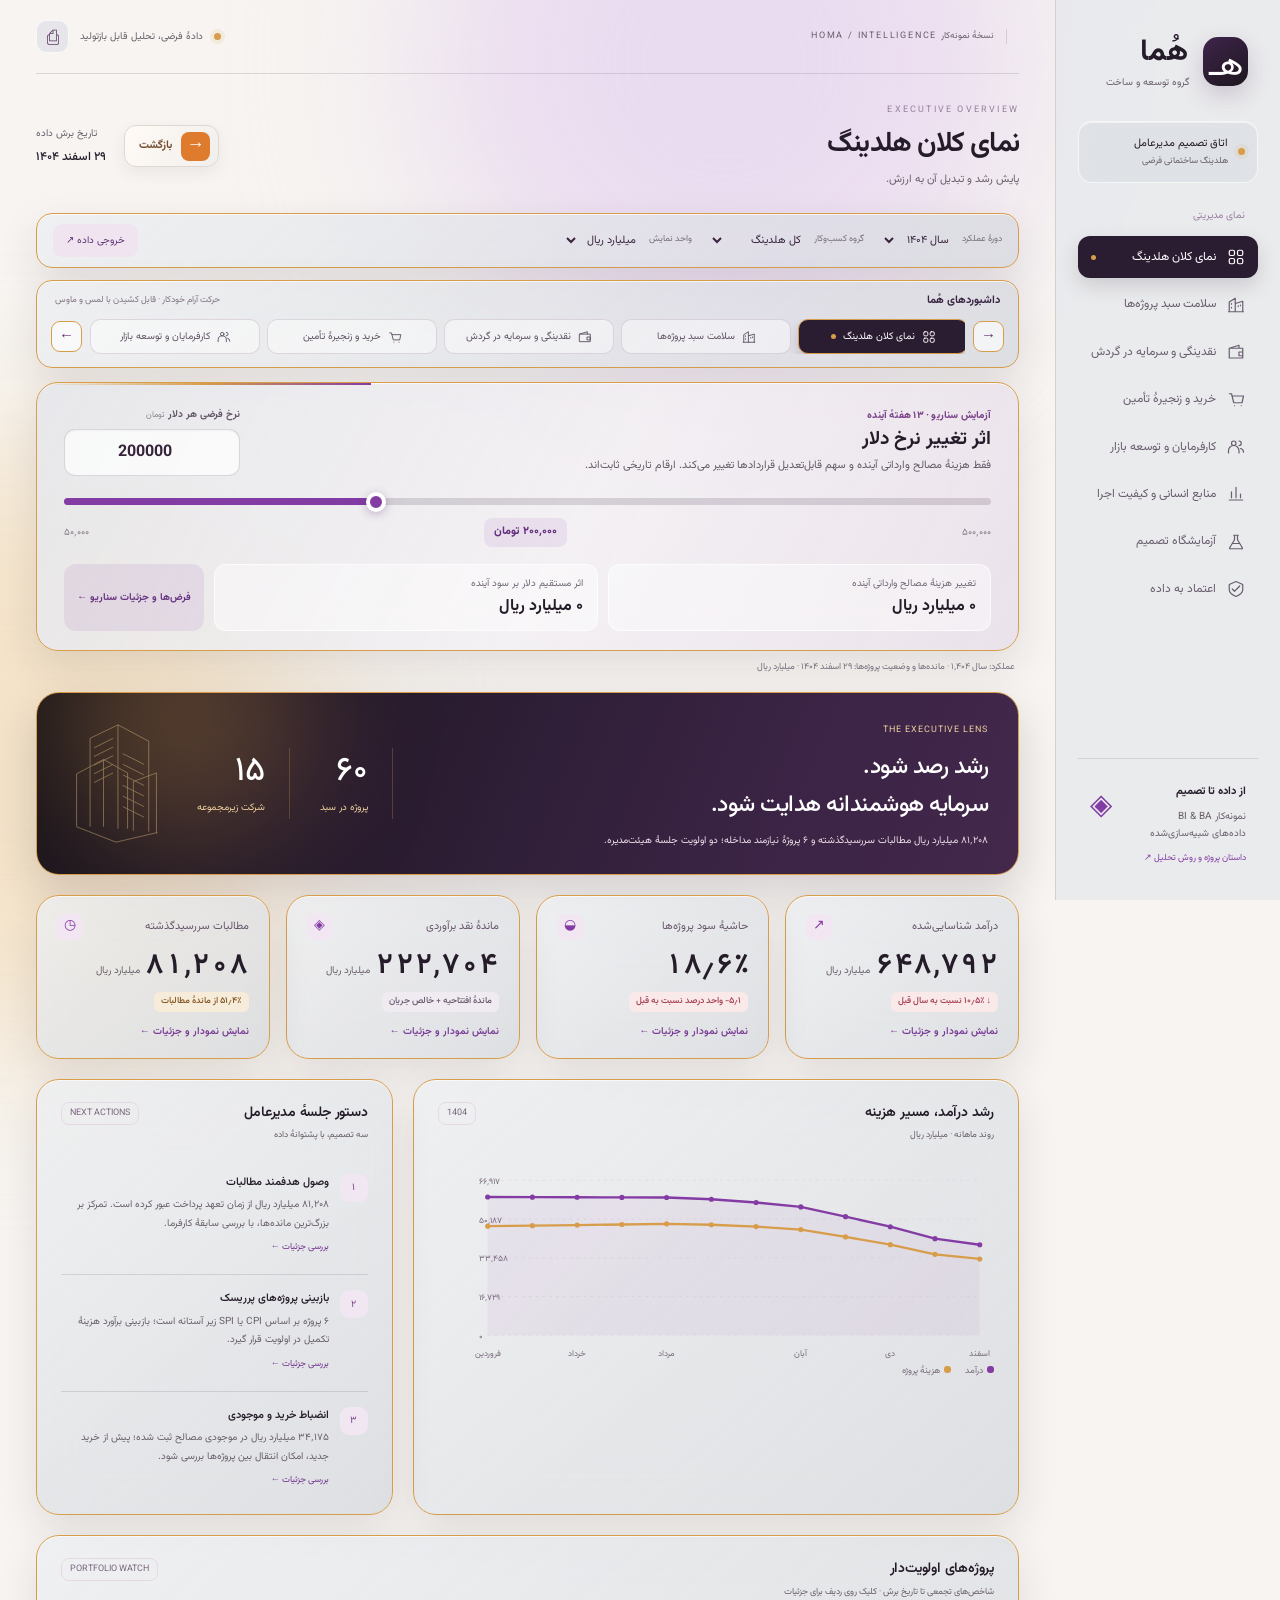
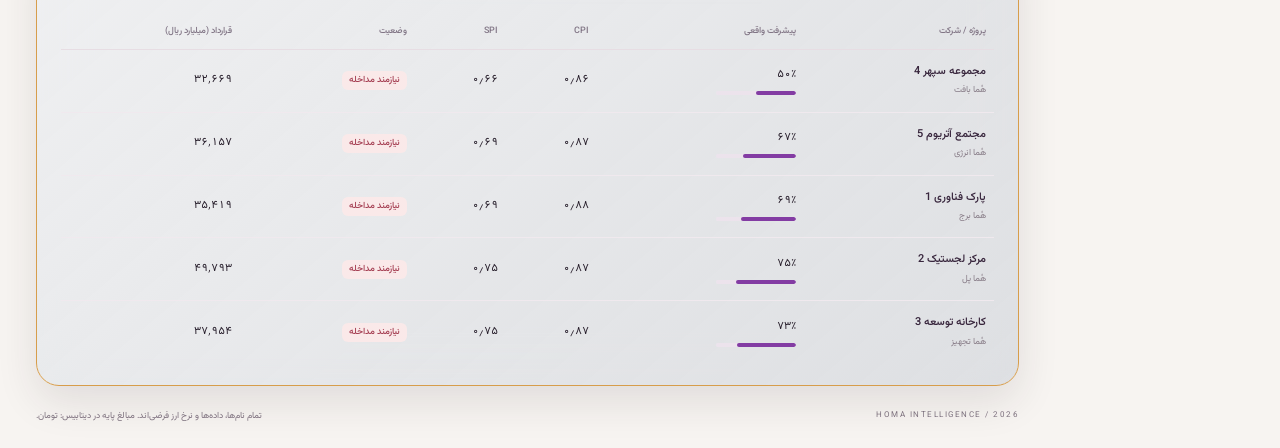
<file: index.html>
<!doctype html>
<html lang="fa" dir="rtl">
<head><meta charset="utf-8"><meta name="viewport" content="width=device-width,initial-scale=1"><title>هُما | اتاق تصمیم مدیرعامل</title><link rel="stylesheet" href="style.css?v=894843d9fea6"><link rel="stylesheet" href="lotus-theme.css?v=e32cbbdc3481"></head>
<body>
<div class="ambient a1"></div><div class="ambient a2"></div>
<aside class="sidebar">
 <a class="brand" href="#overview"><span class="brand-mark">هـ</span><div><strong>هُما</strong><small>گروه توسعه و ساخت</small></div></a>
 <div class="workspace"><span class="status-dot"></span><div>اتاق تصمیم مدیرعامل<small>هلدینگ ساختمانی فرضی</small></div></div>
 <div class="nav-label">نمای مدیریتی</div><nav id="nav"></nav>
 <div class="sidebar-bottom"><span class="mini-orbit">◈</span><strong>از داده تا تصمیم</strong><p>نمونه‌کار BI & BA<br>داده‌های شبیه‌سازی‌شده</p><a href="CASE-STUDY.html" target="_blank">داستان پروژه و روش تحلیل ↗</a></div>
</aside>
<div class="mobile-topbar"><a class="mobile-brand" href="#overview"><span class="brand-mark">هـ</span><span>هُما <small>داشبورد مدیریتی</small></span></a><button type="button" class="menu-toggle" id="menu-toggle" aria-label="باز کردن فهرست داشبوردها" aria-controls="mobile-menu" aria-expanded="false"><span></span><span></span><span></span></button></div>
<div class="mobile-menu-backdrop" id="mobile-menu-backdrop" hidden></div>
<aside class="mobile-menu" id="mobile-menu" aria-label="فهرست داشبوردها" hidden><div class="mobile-menu-head"><strong>داشبوردهای هُما</strong><button type="button" id="menu-close" aria-label="بستن فهرست">×</button></div><p>صفحهٔ موردنظر را انتخاب کنید</p><nav id="mobile-nav"></nav><a class="mobile-case-link" href="CASE-STUDY.html">داستان پروژه و روش تحلیل ←</a></aside>
<main>
 <header><div class="breadcrumbs">HOMA / INTELLIGENCE <span>نسخهٔ نمونه‌کار</span></div><div class="header-actions"><span class="live-dot"></span>دادهٔ فرضی، تحلیل قابل بازتولید <button class="icon-btn" id="print" title="چاپ گزارش" aria-label="چاپ گزارش">⎙</button></div></header>
 <section class="page-heading"><div><div id="eyebrow" class="eyebrow">EXECUTIVE OVERVIEW</div><h1 id="title">نمای کلان هلدینگ</h1><p id="subtitle">پایش رشد و تبدیل آن به ارزش.</p></div><div class="heading-side"><button type="button" class="page-back" id="page-back" aria-label="بازگشت"><span class="page-back-icon" aria-hidden="true">→</span><span>بازگشت</span></button><div class="date-badge"><span>تاریخ برش داده</span><strong>۲۹ اسفند ۱۴۰۴</strong></div></div></section>
 <section class="filterbar glass" aria-label="فیلترهای داشبورد">
  <label>دورهٔ عملکرد<select id="period"><option value="1404">سال ۱۴۰۴</option><option value="1403">سال ۱۴۰۳</option><option value="1402">سال ۱۴۰۲</option><option value="all">تمام ۳۶ ماه</option></select></label>
  <label>گروه کسب‌وکار<select id="group"><option value="all">کل هلدینگ</option></select></label>
  <label>واحد نمایش<select id="unit"><option value="irr" selected>میلیارد ریال</option><option value="bn">میلیارد تومان</option><option value="hem">همت</option></select></label>
  <button class="export-btn" id="export">خروجی داده ↗</button>
 </section>
 <section class="dashboard-rail glass" aria-label="دسترسی سریع به داشبوردهای هُما"><div class="rail-head"><strong>داشبوردهای هُما</strong><span>حرکت آرام خودکار · قابل کشیدن با لمس و ماوس</span></div><div class="rail-row"><button type="button" class="rail-arrow" id="rail-prev" aria-label="نمایش صفحه‌های قبلی">→</button><nav id="dashboard-rail-nav"></nav><button type="button" class="rail-arrow" id="rail-next" aria-label="نمایش صفحه‌های بعدی">←</button></div></section>
 <section class="fx-panel glass" id="fx-panel" aria-label="تغییر نرخ فرضی دلار">
  <div class="fx-heading">
   <div class="fx-copy"><span class="fx-kicker">آزمایش سناریو · ۱۳ هفتهٔ آینده</span><strong>اثر تغییر نرخ دلار</strong><p>فقط هزینهٔ مصالح وارداتی آینده و سهم قابل‌تعدیل قراردادها تغییر می‌کند. ارقام تاریخی ثابت‌اند.</p></div>
   <label class="fx-entry"><span>نرخ فرضی هر دلار <small>تومان</small></span><input id="fx" type="number" value="200000" min="50000" max="500000" step="1000" inputmode="numeric" aria-label="نرخ فرضی دلار به تومان"></label>
  </div>
  <div class="fx-control"><input id="fx-slider" type="range" min="50000" max="500000" step="1000" value="200000" aria-label="اسلایدر نرخ فرضی دلار به تومان"><div class="fx-scale"><span>۵۰٬۰۰۰</span><output id="fx-current" for="fx fx-slider">۲۰۰٬۰۰۰ تومان</output><span>۵۰۰٬۰۰۰</span></div></div>
  <div class="fx-impact" id="fx-impact" aria-live="polite"></div>
 </section>
 <div class="scope-note" id="scope-note">عملکرد: دورهٔ انتخابی · مانده‌ها و وضعیت پروژه‌ها: تاریخ برش داده</div>
 <div id="content" aria-live="polite"><div class="loading-state glass" id="load-state"><span class="loading-mark" aria-hidden="true"></span><div><strong>در حال آماده‌سازی داشبورد…</strong><p id="load-state-message">داده‌های نمونه‌کار در حال بارگذاری هستند.</p></div><button type="button" onclick="location.reload()">تلاش دوباره</button></div></div>
 <footer><span>HOMA INTELLIGENCE / 2026</span><span>تمام نام‌ها، داده‌ها و نرخ ارز فرضی‌اند. مبالغ پایه در دیتابیس: تومان.</span></footer>
</main>
<div class="drawer-backdrop" id="backdrop" hidden></div><aside class="drawer" id="drawer" aria-label="جزئیات پروژه" hidden><button class="close" id="close-drawer" aria-label="بستن">×</button><div id="drawer-body"></div></aside>
<div id="toast" role="status"></div><div id="tooltip" class="tooltip" hidden></div>
<script>window.setTimeout(function(){var el=document.getElementById('load-state-message');if(el)el.textContent='بارگذاری بیش از حد معمول طول کشیده است. اتصال را بررسی کنید و «تلاش دوباره» را بزنید.'},12000);window.addEventListener('error',function(e){if(e.target&&e.target.tagName==='SCRIPT'||e.message){var el=document.getElementById('load-state-message');if(el)el.textContent='بارگذاری داشبورد کامل نشد. لطفاً «تلاش دوباره» را بزنید.'}},true);</script>
<script src="data.js?v=3abb11d0d2f3"></script><script src="metric-details.js?v=a6d31afb1f61"></script><script src="app.js?v=351d601d3f06"></script>
</body></html>
</file>
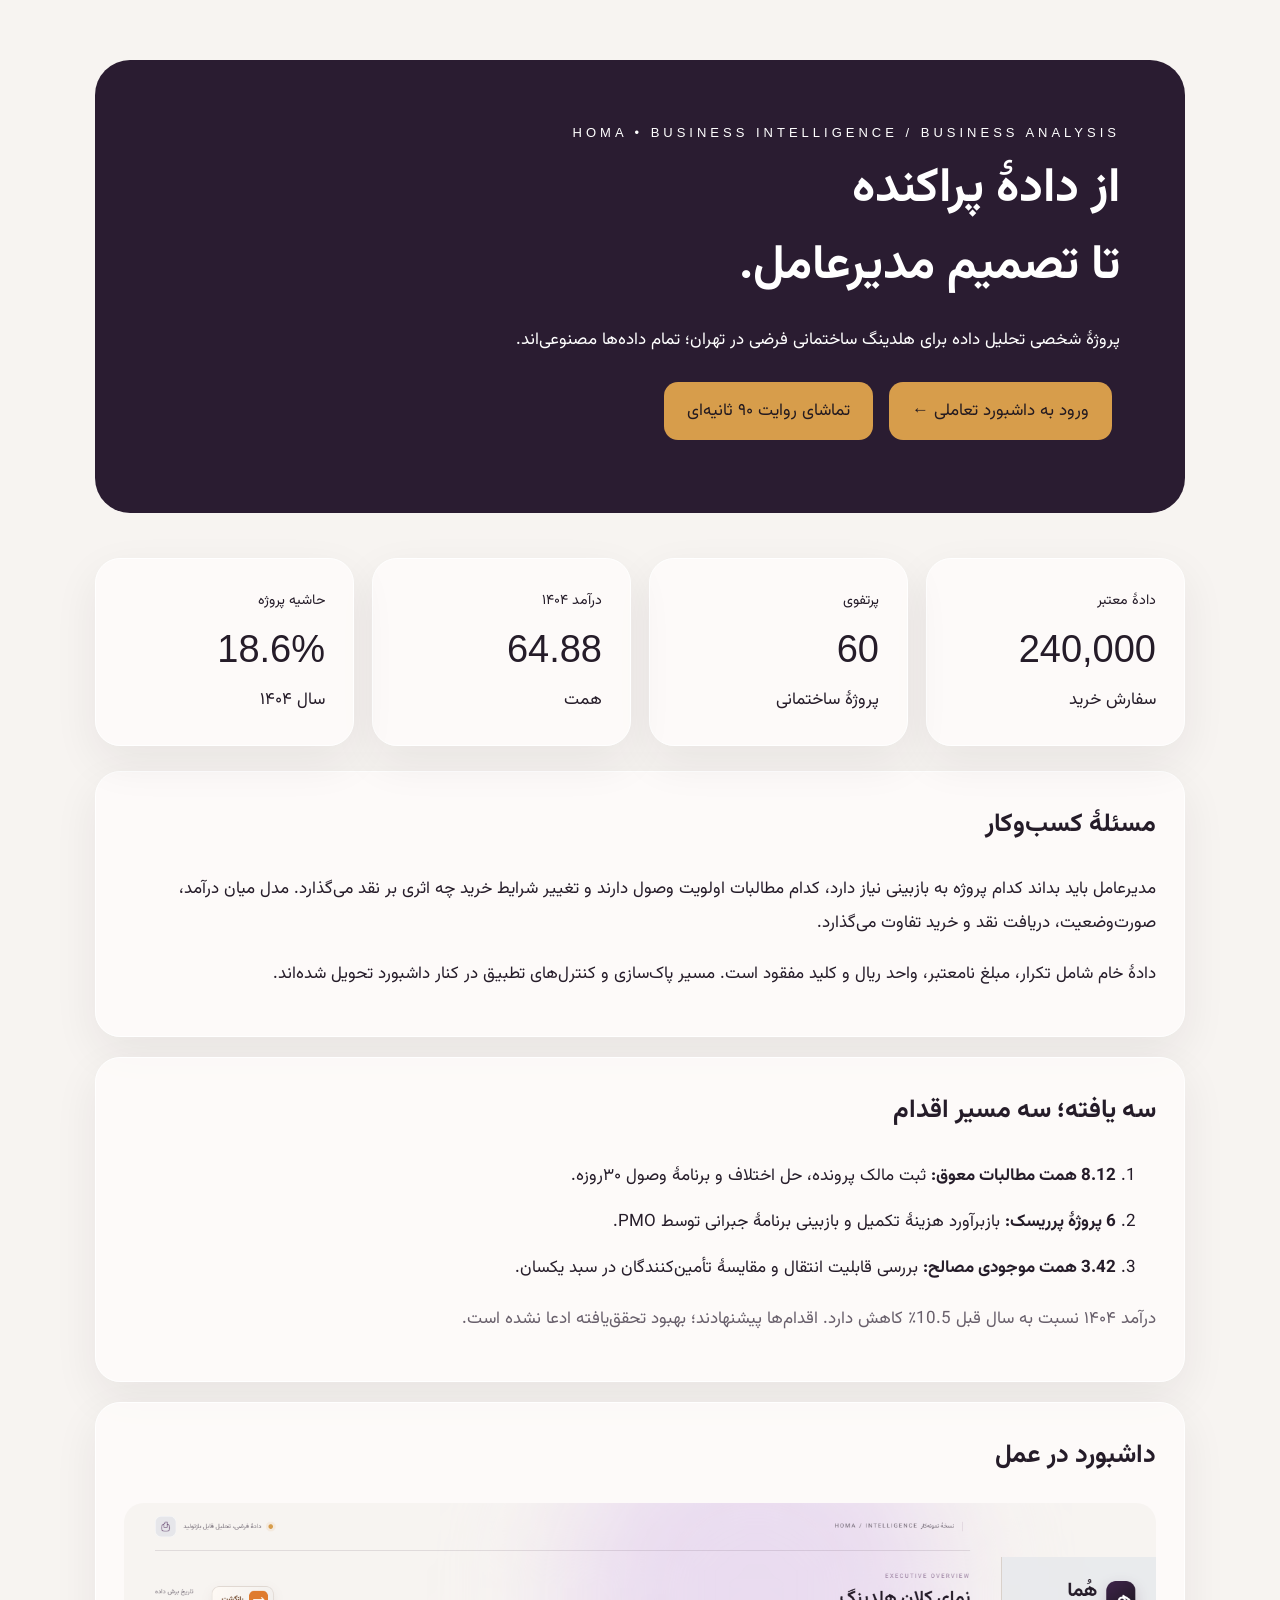
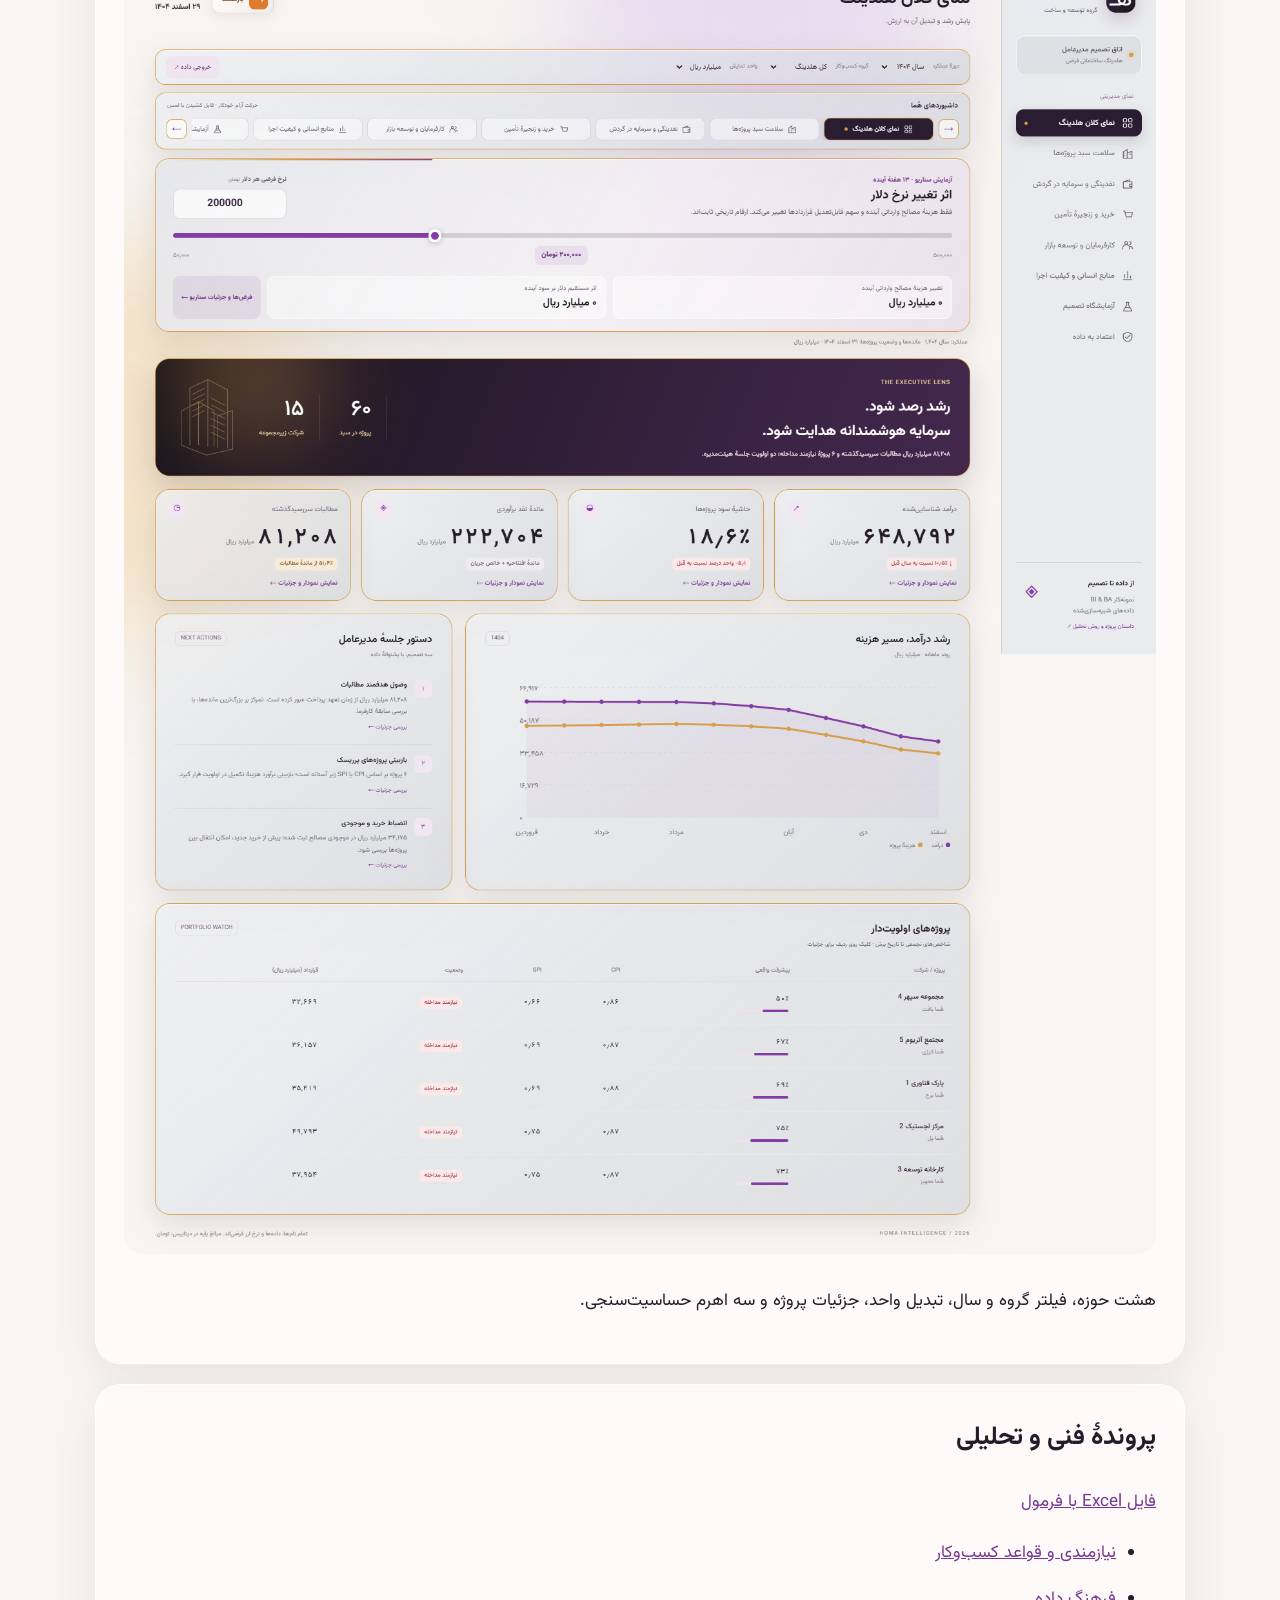
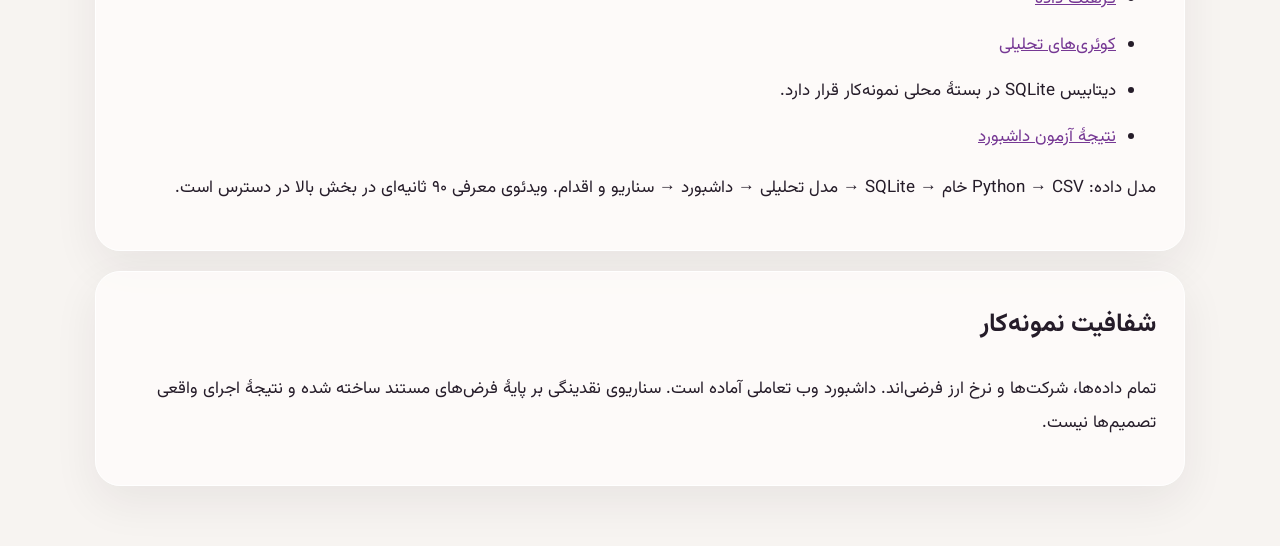
<file: CASE-STUDY.html>
<!doctype html><html lang="fa" dir="rtl"><meta charset="utf-8"><meta name="viewport" content="width=device-width,initial-scale=1"><title>هُما | از داده تا تصمیم</title><style>@font-face{font-family:v;src:url(assets/Vazirmatn.ttf)}*{box-sizing:border-box}body{margin:0;background:#f7f4f1;color:#251c29;font:17px/2 v,sans-serif}main{max-width:1140px;margin:auto;padding:60px 25px}header{padding:65px;border-radius:35px;background:#2a1c31;color:white}h1{font-size:48px;line-height:1.6;margin:12px 0}.eyebrow{letter-spacing:4px;font:13px Arial}.btn{display:inline-block;padding:12px 23px;border-radius:14px;background:#d79d4b;color:#231a20;text-decoration:none;margin:8px}.grid{display:grid;grid-template-columns:repeat(4,1fr);gap:18px;margin:25px 0}.card,section{background:#fffdfbc9;border:1px solid white;box-shadow:0 16px 45px #2a1a2b12;border-radius:25px;padding:28px;margin-top:20px}.card b{display:block;font:38px/1.8 Arial}.card span,.card small{display:block}h2{margin-top:0}img{width:100%;border-radius:20px}li{margin:12px 0}a{color:#763894}.note{color:#685f6b}@media(max-width:700px){.grid{grid-template-columns:1fr 1fr}header{padding:30px}h1{font-size:32px}}</style><main><header><div class="eyebrow">HOMA • BUSINESS INTELLIGENCE / BUSINESS ANALYSIS</div><h1>از دادهٔ پراکنده<br>تا تصمیم مدیرعامل.</h1><p>پروژهٔ شخصی تحلیل داده برای هلدینگ ساختمانی فرضی در تهران؛ تمام داده‌ها مصنوعی‌اند.</p><a class="btn" href="index.html">ورود به داشبورد تعاملی ←</a><a class="btn" href="video/HOMA-90s.mp4">تماشای روایت ۹۰ ثانیه‌ای</a></header><div class="grid"><div class="card"><small>دادهٔ معتبر</small><b>240,000</b><span>سفارش خرید</span></div><div class="card"><small>پرتفوی</small><b>60</b><span>پروژهٔ ساختمانی</span></div><div class="card"><small>درآمد ۱۴۰۴</small><b>64.88</b><span>همت</span></div><div class="card"><small>حاشیه پروژه</small><b>18.6%</b><span>سال ۱۴۰۴</span></div></div><section><h2>مسئلهٔ کسب‌وکار</h2><p>مدیرعامل باید بداند کدام پروژه به بازبینی نیاز دارد، کدام مطالبات اولویت وصول دارند و تغییر شرایط خرید چه اثری بر نقد می‌گذارد. مدل میان درآمد، صورت‌وضعیت، دریافت نقد و خرید تفاوت می‌گذارد.</p><p>دادهٔ خام شامل تکرار، مبلغ نامعتبر، واحد ریال و کلید مفقود است. مسیر پاک‌سازی و کنترل‌های تطبیق در کنار داشبورد تحویل شده‌اند.</p></section><section><h2>سه یافته؛ سه مسیر اقدام</h2><ol><li><b>8.12 همت مطالبات معوق:</b> ثبت مالک پرونده، حل اختلاف و برنامهٔ وصول ۳۰روزه.</li><li><b>6 پروژهٔ پرریسک:</b> بازبرآورد هزینهٔ تکمیل و بازبینی برنامهٔ جبرانی توسط PMO.</li><li><b>3.42 همت موجودی مصالح:</b> بررسی قابلیت انتقال و مقایسهٔ تأمین‌کنندگان در سبد یکسان.</li></ol><p class="note">درآمد ۱۴۰۴ نسبت به سال قبل 10.5٪ کاهش دارد. اقدام‌ها پیشنهادند؛ بهبود تحقق‌یافته ادعا نشده است.</p></section><section><h2>داشبورد در عمل</h2><img src="qa/overview.png" alt="داشبورد مدیریتی هُما"><p>هشت حوزه، فیلتر گروه و سال، تبدیل واحد، جزئیات پروژه و سه اهرم حساسیت‌سنجی.</p></section><section><h2>پروندهٔ فنی و تحلیلی</h2><p><a href="excel/HOMA-Analysis.xlsx">فایل Excel با فرمول</a></p><ul><li><a href="https://github.com/Barry-Amirahmadi/homabiportfolio/blob/main/docs/BUSINESS-ANALYSIS.md">نیازمندی و قواعد کسب‌وکار</a></li><li><a href="https://github.com/Barry-Amirahmadi/homabiportfolio/blob/main/docs/DATA-DICTIONARY.md">فرهنگ داده</a></li><li><a href="https://github.com/Barry-Amirahmadi/homabiportfolio/blob/main/sql/analysis.sql">کوئری‌های تحلیلی</a></li><li>دیتابیس SQLite در بستهٔ محلی نمونه‌کار قرار دارد.</li><li><a href="https://github.com/Barry-Amirahmadi/homabiportfolio/blob/main/qa/dashboard-validation.json">نتیجهٔ آزمون داشبورد</a></li></ul><p>مدل داده: Python → CSV خام → SQLite → مدل تحلیلی → داشبورد → سناریو و اقدام. ویدئوی معرفی ۹۰ ثانیه‌ای در بخش بالا در دسترس است.</p></section><section><h2>شفافیت نمونه‌کار</h2><p>تمام داده‌ها، شرکت‌ها و نرخ ارز فرضی‌اند. داشبورد وب تعاملی آماده است. سناریوی نقدینگی بر پایهٔ فرض‌های مستند ساخته شده و نتیجهٔ اجرای واقعی تصمیم‌ها نیست.</p></section></main></html>
</file>
<file: style.css>
@font-face{font-family:Vazir;src:url('assets/Vazirmatn.ttf') format('truetype');font-weight:100 900;font-display:swap}
:root{--ink:#182a40;--muted:#60718a;--line:rgba(71,97,127,.12);--blue:#3268db;--teal:#0e8d80;--red:#bd4d56;--gold:#ad8039;--glass:rgba(255,255,255,.72);--shadow:0 10px 38px rgba(33,61,96,.045);--radius:23px}
*{box-sizing:border-box}body{margin:0;background:#eef3f7;color:var(--ink);font-family:Vazir,Tahoma,sans-serif;font-size:14px;line-height:1.7;overflow-x:hidden}button,input,select{font:inherit}button,a,select{touch-action:manipulation}button{cursor:pointer}button:focus-visible,a:focus-visible,select:focus-visible,input:focus-visible{outline:3px solid #459bff;outline-offset:3px}a{color:inherit;text-decoration:none}.ambient{position:fixed;z-index:-1;pointer-events:none;filter:blur(85px);border-radius:100%}.a1{width:600px;height:600px;right:20%;top:-240px;background:#d8e7fd}.a2{width:600px;height:600px;left:-290px;top:450px;background:#d6eae5}.sidebar{position:fixed;inset:0 0 0 auto;width:225px;padding:32px 22px;background:rgba(248,251,255,.72);backdrop-filter:blur(30px);border-left:1px solid #fff;z-index:20;display:flex;flex-direction:column}.brand{display:flex;align-items:center;gap:14px;padding:0 10px}.brand-mark{display:grid;place-items:center;width:45px;height:49px;border-radius:15px;background:linear-gradient(145deg,#254876,#0a213c);color:white;font-size:35px;box-shadow:0 6px 14px #122c5020}.brand strong{font-size:30px;line-height:1.4;letter-spacing:1px}.brand small{display:block;font-size:10px;color:var(--muted)}.workspace{display:flex;gap:10px;align-items:center;margin:30px 0 24px;padding:13px 12px;border:1px solid #dbe4ee;border-radius:14px;font-size:11px}.workspace small{display:block;color:var(--muted);font-size:9px}.status-dot,.live-dot{width:7px;height:7px;background:#20a190;border-radius:50%;display:inline-block;box-shadow:0 0 0 4px #20a19010}.nav-label{font-size:10px;color:#8795a7;padding:0 13px;margin-bottom:12px}nav{display:grid;gap:5px}nav a{padding:11px 13px;border-radius:12px;display:flex;gap:11px;align-items:center;font-size:12px;color:#65748a;transition:.2s}nav a svg{width:18px;height:18px;stroke:currentColor;fill:none;stroke-width:1.6;stroke-linecap:round;stroke-linejoin:round}nav a:hover{background:white;color:#284966}nav a.active{background:#173859;color:white;box-shadow:0 5px 12px #17385918}nav a.active:after{content:'';width:5px;height:5px;border-radius:50%;background:#98e8d9;margin-right:auto}.sidebar-bottom{margin-top:auto;padding:24px 12px 0;border-top:1px solid var(--line);font-size:11px}.sidebar-bottom .mini-orbit{float:left;font-size:29px;color:#789bb6}.sidebar-bottom p{font-size:10px;color:var(--muted);margin:7px 0}.sidebar-bottom a{font-size:9px;color:var(--blue)}main{margin-right:225px;padding:0 36px;max-width:1850px}header{height:74px;display:flex;align-items:center;justify-content:space-between;border-bottom:1px solid var(--line);font-size:10px;color:var(--muted);gap:12px}.breadcrumbs{direction:ltr;letter-spacing:1.8px;font-size:9px}.breadcrumbs span{letter-spacing:0;border-right:1px solid #b8c5d6;margin-right:12px;padding-right:12px;display:inline-block}.header-actions{display:flex;align-items:center;gap:11px;font-size:10px}.icon-btn{border:1px solid #fff;background:#ffffff70;border-radius:10px;font-size:20px;width:33px;height:33px;color:#516780}.page-heading{display:flex;align-items:center;justify-content:space-between;margin:29px 0 23px}.eyebrow{font-size:9px;letter-spacing:2.2px;color:#7790a7;direction:ltr;text-align:right}.page-heading h1{font-size:28px;letter-spacing:-.8px;font-weight:650;margin:3px 0 2px}.page-heading p{margin:0;font-size:11px;color:var(--muted)}.date-badge{text-align:left;font-size:10px;color:var(--muted)}.date-badge strong{display:block;color:var(--ink);font-size:12px;margin-top:5px;font-weight:500}.glass{background:var(--glass);backdrop-filter:blur(22px);border:1px solid rgba(255,255,255,.95);box-shadow:var(--shadow);border-radius:var(--radius)}.filterbar{border-radius:16px;display:flex;align-items:center;padding:10px 16px;gap:18px}.filterbar label{font-size:9px;color:#77879b;display:flex;align-items:center;gap:9px;white-space:nowrap}.filterbar select,.filterbar input{color:#243d5a;font-size:11px;background:none;border:0;max-width:180px;outline-offset:1px}.filterbar input{width:76px;font-family:Vazir}.export-btn{margin-right:auto;border:0;background:#e8eff7;color:#456380;border-radius:9px;font-size:10px;padding:8px 13px;white-space:nowrap}.scope-note{margin:9px 4px 17px;font-size:9px;color:#718197}.hero{min-height:162px;padding:25px 30px;background:linear-gradient(112deg,#12273f,#1c456c);border:1px solid #7392b344;border-radius:var(--radius);color:white;display:grid;grid-template-columns:1.1fr 1fr;gap:20px;position:relative;overflow:hidden;margin-bottom:20px;box-shadow:0 10px 40px #19375012}.hero:before{content:'';position:absolute;width:250px;height:250px;left:2%;top:-100px;background:#4bbec033;filter:blur(65px);border-radius:50%}.hero .tag{font-size:9px;color:#aac3da;letter-spacing:1px}.hero h2{font-size:23px;margin:7px 0;font-weight:500;line-height:1.65;letter-spacing:-.5px}.hero p{font-size:10px;color:#bcd0e2;margin:0;max-width:450px}.hero-stats{display:flex;gap:30px;align-items:center;justify-content:flex-end;position:relative}.hero-stat{border-right:1px solid #ffffff20;padding-right:24px}.hero-stat strong{font-size:34px;font-weight:450;display:block;line-height:1.4}.hero-stat span{font-size:10px;color:#b0c6da}.building{width:100px;height:125px;opacity:.6}.kpi-grid{display:grid;grid-template-columns:repeat(4,1fr);gap:16px;margin-bottom:20px}.kpi{padding:18px 20px;position:relative;min-height:133px}.kpi-top{display:flex;justify-content:space-between;align-items:center;font-size:11px;color:#61738a}.kpi-icon{display:grid;place-items:center;width:26px;height:26px;border-radius:8px;background:#eaf1fa;color:#6986ab;font-size:14px}.kpi-value{font-size:29px;font-weight:620;line-height:1.8;letter-spacing:-.7px;font-variant-numeric:tabular-nums}.kpi-value small{font-size:10px;color:var(--muted);font-weight:400;letter-spacing:0;margin-right:5px}.kpi-foot{font-size:9px;color:var(--muted);display:flex;align-items:center;gap:6px}.pill{display:inline-block;padding:2px 7px;border-radius:6px;font-size:9px;line-height:1.7;font-weight:500;white-space:nowrap}.positive{color:#087e73;background:#e2f4ef}.negative{color:#b24955;background:#fae9eb}.warning{color:#976c2c;background:#f9efdb}.neutral{color:#59718e;background:#eaf0f7}.grid-main{display:grid;grid-template-columns:1.7fr 1fr;gap:20px;margin-bottom:20px}.grid-equal{display:grid;grid-template-columns:1fr 1fr;gap:20px;margin-bottom:20px}.panel{padding:22px 24px;min-width:0}.panel-head{display:flex;justify-content:space-between;align-items:flex-start;gap:10px;margin-bottom:15px}.panel h3{font-size:14px;font-weight:600;margin:0;letter-spacing:-.2px}.panel .sub{font-size:9px;color:var(--muted);margin-top:3px}.panel-tag{font-size:9px;padding:3px 8px;border:1px solid #dce5ee;border-radius:8px;color:#6e8299;white-space:nowrap}.legend{display:flex;gap:14px;align-items:center;font-size:9px;color:#64758d}.legend i{width:7px;height:7px;display:inline-block;border-radius:3px;margin-left:4px}.chart{width:100%;display:block;overflow:visible}.chart text{font-family:Vazir,Tahoma;fill:#7a8ca1;font-size:10px}.chart .axis-line{stroke:#dce4ec;stroke-dasharray:3 5;stroke-width:.7}.chart .chart-label{fill:#1d3957;font-size:11px;font-weight:550}.chart [data-tip]{cursor:crosshair}.insight{padding:15px 0;border-bottom:1px solid var(--line);display:flex;gap:11px}.insight:last-child{border:0;padding-bottom:0}.insight .num{font-size:10px;display:grid;place-items:center;background:#edf2f8;min-width:28px;height:28px;border-radius:9px;color:#8092aa}.insight h4{font-size:11px;font-weight:550;margin:0 0 4px}.insight p{font-size:10px;color:var(--muted);margin:0;line-height:1.85}.insight button{margin-top:7px;border:0;padding:0;background:none;color:#3869a6;font-size:9px}.table-wrap{overflow:auto}table{width:100%;border-collapse:collapse;font-size:11px;text-align:right}th{font-size:9px;font-weight:500;color:#8a98aa;padding:9px 8px;border-bottom:1px solid #e1e8ef;white-space:nowrap}td{padding:13px 8px;border-bottom:1px solid #edf1f5;font-variant-numeric:tabular-nums}tr:last-child td{border:0}tbody tr[data-project]{cursor:pointer}tbody tr[data-project]:hover{background:#eaf1fa77}.project-name{font-weight:550;color:#2a425d}.secondary{display:block;font-size:9px;color:#8a99aa;font-weight:400;margin-top:2px}.progress{width:80px;height:4px;background:#e4eaf1;border-radius:5px;overflow:hidden;margin-top:6px}.progress b{display:block;height:100%;background:#648cd2;border-radius:5px}.search{border:1px solid #dce5ed;background:#ffffff70;border-radius:9px;padding:7px 10px;max-width:170px;font-size:10px;color:var(--ink)}.strip{display:flex;gap:20px;align-items:center;padding:17px 24px;margin-bottom:20px;border-right:3px solid #4482ca}.strip strong{font-size:12px}.strip p{font-size:10px;color:var(--muted);margin:0}.metric-line{display:flex;align-items:center;justify-content:space-between;gap:18px;margin:18px 0;font-size:11px}.metric-line .track{height:6px;background:#e5edf5;border-radius:7px;margin-top:7px}.metric-line .track span{display:block;height:100%;border-radius:7px;background:linear-gradient(90deg,#88b1e7,#386fbc)}.metric-line .name{flex:1}.metric-line .amount{text-align:left;color:#466684;font-size:12px}.metric-line .amount small{display:block;color:#8b99aa;font-size:9px}.scenario-grid{display:grid;grid-template-columns:.8fr 1.5fr;gap:20px;margin-bottom:20px}.control{margin:22px 0}.control label{display:flex;justify-content:space-between;font-size:11px}.control strong{font-weight:600;color:var(--blue);direction:ltr}.control p{font-size:9px;color:var(--muted);margin:5px 0}.control input[type=range]{width:100%;accent-color:#3268db;margin-top:12px;direction:ltr}.scenario-result{display:grid;grid-template-columns:repeat(3,1fr);gap:12px;margin:15px 0}.scenario-result>div{padding:14px;border-radius:13px;background:#f0f5fb}.scenario-result strong{font-size:22px;display:block;letter-spacing:-.6px}.scenario-result small{font-size:9px;color:var(--muted)}.decision-card{padding:20px 22px;margin-bottom:14px;display:grid;grid-template-columns:50px 1fr 200px;gap:15px;align-items:start}.decision-card .rank{font-size:24px;color:#9aadc2;font-weight:300}.decision-card h3{font-size:13px;margin:0 0 6px}.decision-card p{font-size:10px;color:var(--muted);margin:0;line-height:1.9}.decision-card .owner{font-size:10px;line-height:2;color:#48617a;background:#eef3f9;border-radius:12px;padding:11px 15px}.lineage{display:grid;grid-template-columns:repeat(4,1fr);gap:16px;margin-bottom:22px}.lineage>div{padding:23px 18px;position:relative}.lineage>div:not(:last-child):after{content:'←';position:absolute;left:-13px;top:45%;z-index:1;color:#7a98b6}.lineage .stage{font-size:9px;color:#7d91a8;direction:ltr;text-align:right}.lineage strong{display:block;font-size:16px;margin:7px 0}.lineage span{display:block;font-size:10px;color:var(--muted)}.quality-number{font-size:35px;color:var(--teal);font-weight:550}.callout{font-size:10px;background:#edf3fa;color:#5b718b;padding:12px 14px;border-radius:10px;line-height:1.9;margin-top:12px}.funnel{display:flex;flex-direction:column;align-items:center;gap:10px;margin:22px 0}.funnel>div{background:linear-gradient(100deg,#1f426c,#477dac);color:white;border-radius:11px;padding:14px;display:flex;align-items:center;justify-content:space-between;font-size:11px}.funnel>div:nth-child(2){background:linear-gradient(100deg,#3a7c8f,#7aaab8)}.funnel>div:nth-child(3){background:linear-gradient(100deg,#249685,#80bbb0)}.funnel strong{font-size:23px;font-weight:500}.empty{padding:50px;text-align:center;color:var(--muted)}footer{font-size:9px;color:#8b9baa;padding:23px 0;display:flex;justify-content:space-between;gap:20px}footer span:first-child{letter-spacing:1.5px;font-size:8px}.drawer-backdrop{position:fixed;inset:0;background:#0d294a38;backdrop-filter:blur(5px);z-index:49}.drawer{position:fixed;inset:0 auto 0 0;width:min(650px,96vw);background:#f6f9fc;z-index:50;overflow:auto;padding:48px 32px;box-shadow:0 0 60px #17355b30}.drawer h2{font-size:25px}.drawer .kpi-grid{grid-template-columns:1fr 1fr}.drawer .close{position:absolute;left:22px;top:18px;font-size:30px;border:0;background:none;color:#526a86}.drawer p{font-size:12px;color:var(--muted)}[hidden]{display:none!important}#toast{position:fixed;left:30px;bottom:30px;background:#163c58;color:white;padding:14px 22px;border-radius:13px;font-size:12px;z-index:100;opacity:0;pointer-events:none;transition:.3s}#toast.show{opacity:1}.tooltip{position:fixed;background:#15344ff0;color:#fff;padding:8px 12px;border-radius:9px;font-size:10px;z-index:90;pointer-events:none;box-shadow:0 8px 20px #16395820;max-width:260px}.page-enter{animation:reveal .32s ease both}@keyframes reveal{from{opacity:0;transform:translateY(6px)}to{opacity:1;transform:none}}.footnote{font-size:9px;line-height:1.9;color:#72859b;margin:12px 0 0}.stat-pair{display:flex;gap:25px;padding:18px 0}.stat-pair strong{font-size:27px;font-weight:500;display:block}.stat-pair span{font-size:10px;color:var(--muted)}
@media(min-width:1600px){main{padding:0 48px}.page-heading{margin:33px 0}.kpi-value{font-size:34px}.hero{min-height:180px}.panel{padding:26px 30px}.panel h3{font-size:16px}td{padding:15px 10px}.sidebar{width:240px}main{margin-right:240px}}
@media(max-width:1150px){.sidebar{width:180px;padding:24px 12px}main{margin-right:180px;padding:0 22px}.filterbar{gap:10px;flex-wrap:wrap}.filterbar label{font-size:9px}.fx-label{display:none!important}.grid-main{grid-template-columns:1.4fr 1fr}.hero-stats{gap:15px}.building{display:none}.hero-stat{padding-right:15px}.kpi{padding:15px}.kpi-value{font-size:25px}.header-actions{font-size:9px}.breadcrumbs span{display:none}.decision-card{grid-template-columns:35px 1fr 170px}}
@media(max-width:800px){.sidebar{position:static;width:100%;padding:15px;display:block;background:#f8fafc}.brand{display:none}.workspace,.nav-label,.sidebar-bottom{display:none}nav{display:flex;overflow-x:auto;gap:5px}nav a{white-space:nowrap;font-size:10px;padding:10px}nav a svg{display:none}nav a.active:after{display:none}main{margin:0;padding:0 16px}header{height:50px}.header-actions{font-size:8px}.page-heading h1{font-size:23px}.page-heading p{font-size:10px}.date-badge{display:none}.filterbar{padding:12px;gap:12px}.filterbar label{display:block}.filterbar select{display:block;margin-top:3px;max-width:145px}.export-btn{margin-right:0}.kpi-grid{grid-template-columns:repeat(2,1fr);gap:10px}.grid-main,.grid-equal,.scenario-grid{grid-template-columns:1fr}.hero{grid-template-columns:1fr;padding:22px}.hero h2{font-size:21px}.hero-stats{justify-content:flex-start}.hero-stat strong{font-size:26px}.hero-stat{border:0;padding:0}.panel{padding:18px}.decision-card{grid-template-columns:30px 1fr}.decision-card .owner{grid-column:2}.lineage{grid-template-columns:1fr 1fr}.lineage>div:after{display:none}.kpi-value{font-size:25px}footer{display:block}footer span{display:block;margin-bottom:6px}.scenario-result{gap:5px}.scenario-result strong{font-size:18px}.scenario-result>div{padding:10px}}
@media(prefers-reduced-motion:reduce){*{animation:none!important;transition:none!important}}
@media print{.sidebar,.filterbar,.header-actions,.ambient,.drawer,.drawer-backdrop{display:none!important}main{margin:0;padding:0}.glass{box-shadow:none;backdrop-filter:none;border:1px solid #ddd}.page-enter{animation:none}body{background:white;font-size:11px}.panel,.kpi{break-inside:avoid}.hero{print-color-adjust:exact}.grid-main,.grid-equal{display:block}.panel{margin-bottom:15px}footer{font-size:8px}}
</file>
<file: lotus-theme.css>
/* Lotus-inspired palette: black/white, warm gold #D79D4B, amethyst #833CA3. */
:root {
  --ink: #251c29;
  --muted: #685f6b;
  --line: rgba(75, 52, 74, .15);
  --blue: #763894;
  --teal: #805521;
  --red: #ad4455;
  --gold: #d79d4b;
  --glass: rgba(222, 225, 230, .72);
  --shadow: 0 16px 42px rgba(42, 38, 48, .11);
}
body { background: #f7f4f1; }
button:focus-visible, a:focus-visible, select:focus-visible, input:focus-visible { outline-color: #833ca3; }
.a1 { background: #eadcf0; }
.a2 { background: #f4e3c9; }
.sidebar { background: rgba(230, 232, 236, .78); border-left-color: rgba(154, 118, 80, .23); backdrop-filter: blur(24px) saturate(125%); -webkit-backdrop-filter: blur(24px) saturate(125%); }
.brand-mark { background: linear-gradient(145deg, #3f244b, #1c171e); box-shadow: 0 9px 24px rgba(77, 37, 85, .2); }
.workspace { background: rgba(218, 221, 226, .64); border-color: rgba(255, 255, 255, .68); box-shadow: inset 0 1px rgba(255, 255, 255, .55); backdrop-filter: blur(20px); -webkit-backdrop-filter: blur(20px); }
.status-dot, .live-dot { background: #d79d4b; box-shadow: 0 0 0 4px #d79d4b1c; }
.nav-label, .eyebrow { color: #997f9f; }
nav a { color: #695e6f; }
nav a:hover { background: #f4eaf5; color: #65317d; }
nav a.active { background: #2a1c31; box-shadow: 0 8px 20px #2a1c3127; }
nav a.active:after { background: #d79d4b; }
.sidebar-bottom .mini-orbit, .sidebar-bottom a { color: #833ca3; }
.breadcrumbs span { border-right-color: #d8cbd5; }
.icon-btn { background: rgba(224, 226, 231, .75); color: #65446f; border-color: rgba(255, 255, 255, .7); backdrop-filter: blur(16px); -webkit-backdrop-filter: blur(16px); }
.glass {
  background: linear-gradient(140deg, rgba(237, 239, 242, .82), rgba(210, 214, 220, .69));
  border-color: #d79d4b;
  box-shadow: var(--shadow), inset 0 1px 0 rgba(255, 255, 255, .64);
  backdrop-filter: blur(28px) saturate(130%);
  -webkit-backdrop-filter: blur(28px) saturate(130%);
}
.filterbar label { color: #786f79; }
.filterbar select, .filterbar input { color: #39243d; }
.dashboard-rail { margin-top: 12px; padding: 11px 14px 13px; border-radius: 16px; }
.rail-head { display: flex; align-items: center; justify-content: space-between; gap: 12px; margin: 0 4px 9px; }
.rail-head strong { color: #392343; font-size: 11px; }
.rail-head span { color: #807481; font-size: 9px; }
.rail-row { display: flex; align-items: center; gap: 8px; min-width: 0; }
#dashboard-rail-nav { display: flex; flex: 1; gap: 7px; min-width: 0; overflow-x: auto; overflow-y: hidden; scrollbar-width: none; overscroll-behavior-inline: contain; cursor: grab; user-select: none; -webkit-user-select: none; }
#dashboard-rail-nav.is-dragging, #dashboard-rail-nav.is-dragging a { cursor: grabbing; }
#dashboard-rail-nav::-webkit-scrollbar { display: none; }
#dashboard-rail-nav a { display: inline-flex; flex: 0 0 auto; align-items: center; gap: 7px; padding: 8px 11px; border: 1px solid rgba(115, 79, 119, .19); border-radius: 10px; background: rgba(255, 255, 255, .45); color: #5e5263; font-size: 10px; white-space: nowrap; transition: background .22s ease, color .22s ease, transform .22s ease, box-shadow .22s ease; }
#dashboard-rail-nav a svg { display: block; width: 14px; height: 14px; flex: 0 0 14px; }
#dashboard-rail-nav a:hover { background: #f4eaf5; color: #65317d; transform: translateY(-1px); }
#dashboard-rail-nav a.active { background: #2a1c31; border-color: #d79d4b; color: #fff; box-shadow: 0 5px 12px rgba(42, 28, 49, .18); animation: rail-select .25s ease-out; }
#dashboard-rail-nav a.active::after { width: 5px; height: 5px; margin-right: 0; background: #d79d4b; }
.rail-arrow { display: grid; flex: 0 0 31px; place-items: center; width: 31px; height: 31px; padding: 0; border: 1px solid #d79d4b; border-radius: 9px; background: rgba(255, 255, 255, .64); color: #65317d; font-size: 15px; line-height: 1; }
.rail-arrow:hover { background: #fff0df; }
@keyframes rail-select { from { transform: scale(1.05); } to { transform: scale(1); } }
@media(min-width:801px) {
  .rail-row { justify-content: center; }
  #dashboard-rail-nav { max-width: 1150px; }
  #dashboard-rail-nav a { min-width: 170px; justify-content: center; }
}
@media(prefers-reduced-motion:reduce) { #dashboard-rail-nav a { transition: none; } #dashboard-rail-nav a.active { animation: none; } }
.fx-panel { position: relative; overflow: hidden; margin-top: 14px; padding: 23px 27px 19px; border-radius: 22px; background: linear-gradient(120deg, rgba(229, 231, 236, .88), rgba(242, 239, 244, .78) 55%, rgba(230, 220, 233, .76)); }
.fx-panel::before { content: ''; position: absolute; inset: 0 auto auto 0; width: 34%; height: 2px; background: linear-gradient(90deg, transparent, #d79d4b, #833ca3); }
.fx-heading { display: flex; align-items: center; justify-content: space-between; gap: 28px; }
.fx-copy { min-width: 0; }
.fx-kicker { display: block; color: #7b448b; font-size: 10px; font-weight: 800; letter-spacing: .02em; }
.fx-heading strong { display: block; color: var(--ink); font-size: 19px; line-height: 1.4; margin-top: 3px; }
.fx-copy p { color: #635a67; font-size: 11px; line-height: 1.8; margin: 3px 0 0; }
.fx-entry { display: grid; gap: 6px; min-width: 176px; color: #625868; font-size: 10px; font-weight: 700; white-space: nowrap; }
.fx-entry small { color: #8b818d; font-weight: 400; }
.fx-entry input { width: 100%; box-sizing: border-box; padding: 9px 12px; border: 1px solid rgba(112, 82, 117, .22); border-radius: 11px; background: rgba(255, 255, 255, .7); box-shadow: inset 0 1px 2px rgba(43, 27, 49, .04); color: #36243b; font-family: inherit; font-size: 16px; font-weight: 700; text-align: center; direction: ltr; font-variant-numeric: tabular-nums; }
.fx-entry input:focus-visible { outline: 2px solid #833ca3; outline-offset: 2px; }
.fx-control { margin-top: 22px; }
#fx-slider { appearance: none; -webkit-appearance: none; display: block; width: 100%; height: 7px; margin: 0; border-radius: 99px; background: linear-gradient(to right, #833ca3 0 var(--fx-progress, 33.33%), rgba(82, 65, 89, .19) var(--fx-progress, 33.33%) 100%); direction: ltr; cursor: pointer; }
#fx-slider::-webkit-slider-thumb { appearance: none; -webkit-appearance: none; width: 20px; height: 20px; border: 4px solid #fff; border-radius: 50%; background: #833ca3; box-shadow: 0 2px 10px rgba(81, 38, 96, .3); }
#fx-slider::-moz-range-thumb { width: 13px; height: 13px; border: 4px solid #fff; border-radius: 50%; background: #833ca3; box-shadow: 0 2px 10px rgba(81, 38, 96, .3); }
.fx-scale { display: flex; align-items: center; justify-content: space-between; gap: 8px; margin-top: 13px; color: #867c89; font-size: 10px; direction: ltr; }
.fx-scale output { padding: 5px 10px; border-radius: 8px; background: rgba(131, 60, 163, .09); color: #65317e; font-size: 11px; font-weight: 800; direction: rtl; }
.fx-impact { display: grid; grid-template-columns: 1fr 1fr auto; align-items: stretch; gap: 10px; margin-top: 17px; }
.fx-impact > div { padding: 11px 14px; border: 1px solid rgba(255, 255, 255, .68); border-radius: 12px; background: rgba(255, 255, 255, .42); }
.fx-impact small { display: block; color: #726878; font-size: 10px; line-height: 1.6; }
.fx-impact strong { display: block; color: var(--ink); font-size: 16px; line-height: 1.5; margin-top: 3px; }
.fx-impact a { display: flex; align-items: center; padding: 0 13px; border-radius: 12px; background: rgba(131, 60, 163, .1); color: #673280; font-size: 10px; font-weight: 700; text-decoration: none; white-space: nowrap; }
.fx-impact a:hover { background: rgba(131, 60, 163, .17); }
.loading-state { display: flex; align-items: center; gap: 16px; margin-top: 18px; padding: 23px; border-radius: 18px; color: var(--ink); }
.loading-mark { width: 18px; height: 18px; flex: 0 0 18px; border: 3px solid rgba(131, 60, 163, .18); border-top-color: #833ca3; border-radius: 50%; animation: load-spin .8s linear infinite; }
.loading-state strong { font-size: 13px; }
.loading-state p { margin: 4px 0 0; color: var(--muted); font-size: 11px; line-height: 1.7; }
.loading-state button { margin-right: auto; padding: 8px 12px; border: 1px solid rgba(131, 60, 163, .16); border-radius: 9px; background: rgba(131, 60, 163, .09); color: #65317e; font: inherit; font-size: 10px; cursor: pointer; }
@keyframes load-spin { to { transform: rotate(360deg); } }
.page-enter { animation: none; opacity: 1; transform: none; }
.export-btn { background: #efe4f0; color: #603276; }
.export-btn:hover { background: #e3d1e9; }
.scope-note { color: #7c7280; }
.hero {
  background: linear-gradient(112deg, #171319, #392343 70%, #43284c);
  border-color: #d79d4b;
  box-shadow: 0 18px 45px rgba(35, 19, 40, .16);
}
.hero:before { background: #d79d4b4d; }
.hero .tag, .hero-stat span { color: #edcf9e; }
.hero p { color: #eee1ea; }
.hero-stat { border-right-color: #d79d4b44; }
.building g { stroke: #dcb87d; }
.kpi-top { color: #66566c; }
.kpi-icon { background: #f2e6f3; color: #833ca3; }
.positive { color: #65317e; background: #f1e6f5; }
.negative { color: #a43d51; background: #fae9e9; }
.warning { color: #805521; background: #f7ebd9; }
.neutral { color: #66566e; background: #f0ebf0; }
.panel-tag { border-color: #e5d8e4; color: #7b6680; }
.legend, .chart text { color: #776a7b; fill: #776a7b; }
.chart .axis-line { stroke: #dcd2dc; }
.chart .chart-label { fill: #3b2940; }
.insight .num { background: #f0e7f2; color: #79488c; }
.insight button { color: #71318d; }
th { color: #817585; border-bottom-color: #e7dde3; }
td { border-bottom-color: #f0e9ee; }
tbody tr[data-project]:hover { background: #f2e9f577; }
.project-name { color: #38263d; }
.secondary { color: #897e89; }
.progress { background: #ece3ec; }
.progress b { background: #833ca3; }
.search { border-color: rgba(255, 255, 255, .68); background: rgba(221, 224, 229, .68); backdrop-filter: blur(18px); -webkit-backdrop-filter: blur(18px); }
.strip { border-right-color: #d79d4b; }
.metric-line .track { background: #eee5ec; }
.metric-line .track span { background: linear-gradient(90deg, #d4ace1, #833ca3); }
.metric-line .amount { color: #6b3a7c; }
.control input[type=range] { accent-color: #833ca3; }
.scenario-result>div { background: #f5edf4; }
.scenario-breakdown { margin: 16px 0; border-top: 1px solid var(--line); }
.scenario-breakdown>div { display: flex; justify-content: space-between; gap: 10px; padding: 7px 0; border-bottom: 1px solid var(--line); font-size: 10px; }
.scenario-breakdown span { color: var(--muted); }
.scenario-breakdown strong { color: var(--ink); white-space: nowrap; }
.decision-card .rank { color: #b38b4f; }
.decision-card .owner { color: #664b6c; background: #f5edf4; }
.lineage>div:not(:last-child):after, .lineage .stage { color: #9b6bac; }
.quality-number { color: #79438e; }
.callout { background: #f5edf3; color: #685b6d; }
.funnel>div { background: linear-gradient(100deg, #392044, #833ca3); }
.funnel>div:nth-child(2) { background: linear-gradient(100deg, #754184, #ac72bd); }
.funnel>div:nth-child(3) { background: linear-gradient(100deg, #9b6a30, #d79d4b); }
.drawer-backdrop { background: #26142f55; }
.drawer { background: #fbf8f5; box-shadow: 0 0 60px #321d3d30; }
.drawer .close { color: #65336f; }
#toast, .tooltip { background: #2b1d32; }
.footnote, footer { color: #807481; }
.kpi-link { display: block; cursor: pointer; min-height: 158px; transition: transform .18s ease, box-shadow .18s ease, border-color .18s ease; }
.kpi-link:hover, .kpi-link:focus-visible { transform: translateY(-3px); border-color: #df7b2d; box-shadow: 0 18px 40px #4a28501f; }
.kpi-link:active { transform: translateY(0); }
.kpi-open { display: block; margin-top: 11px; color: #763894; font-size: 10px; font-weight: 600; }
.page-heading > div:first-child { min-width: 0; }
.heading-side { display: flex; align-items: center; gap: 18px; }
.page-back { display: inline-flex; align-items: center; gap: 9px; min-height: 42px; padding: 5px 8px 5px 14px; border: 1px solid #dfd7d1; border-radius: 12px; background: linear-gradient(115deg, #fffaf5, #f1efed); color: #754d31; font-size: 11px; font-weight: 700; white-space: nowrap; box-shadow: 0 6px 16px #513d3412; }
.page-back-icon { display: grid; place-items: center; width: 29px; height: 29px; border-radius: 8px; background: #df7b2d; color: #fff; font-size: 18px; line-height: 1; }
.page-back:hover, .page-back:focus-visible { background: #fff1e5; border-color: #df7b2d; box-shadow: 0 8px 22px #bd69331f; }
.page-back:active { transform: translateY(1px); }
.metric-lead { display: flex; align-items: center; justify-content: space-between; gap: 24px; padding: 27px 30px; margin-bottom: 20px; background: linear-gradient(115deg, #2a1c31, #43284c); color: #fff; border-color: #d79d4b70; }
.metric-lead .eyebrow { color: #dcb87d; }
.metric-lead h2 { font-size: 23px; margin: 7px 0; }
.metric-lead p { max-width: 620px; margin: 0; color: #f0e5ef; font-size: 12px; }
.metric-lead-value { flex: none; text-align: left; border-right: 1px solid #d79d4b70; padding-right: 25px; }
.metric-lead-value strong { display: block; font-size: clamp(28px, 3vw, 42px); line-height: 1.3; white-space: nowrap; }
.metric-lead-value span { color: #e3c18d; font-size: 11px; }
.metric-charts .panel { min-width: 0; }
.metric-viz { max-width: 100%; }
.metric-scroll-hint { display: none; }
.metric-method { display: grid; grid-template-columns: 1fr 1fr auto; gap: 24px; align-items: center; padding: 22px 28px; margin: 0 0 22px; }
.metric-method h3 { font-size: 12px; margin: 0 0 5px; }
.metric-method p { font-size: 11px; line-height: 1.9; color: var(--muted); margin: 0; }
.metric-method a { font-size: 11px; color: #763894; white-space: nowrap; }
.mobile-topbar { display: none; }
@media(min-width:801px) { .mobile-menu, .mobile-menu-backdrop { display: none !important; } }
@media(max-width:800px) {
  .sidebar { display: none; }
  main header { display: none; }
  .mobile-topbar { position: sticky; top: 0; z-index: 40; display: flex; align-items: center; justify-content: space-between; min-height: 62px; padding: 8px 16px; background: rgba(244, 241, 239, .94); border-bottom: 1px solid #d79d4b; box-shadow: 0 8px 22px rgba(44, 31, 48, .08); backdrop-filter: blur(20px); -webkit-backdrop-filter: blur(20px); }
  .mobile-brand { display: flex; align-items: center; gap: 9px; color: var(--ink); font-size: 20px; font-weight: 700; line-height: 1.2; }
  .mobile-brand .brand-mark { width: 31px; height: 34px; border-radius: 10px; font-size: 23px; }
  .mobile-brand small { display: block; color: var(--muted); font-size: 9px; font-weight: 400; }
  .menu-toggle { display: flex; flex-direction: column; justify-content: center; gap: 4px; width: 43px; height: 43px; padding: 10px; border: 1px solid #d79d4b; border-radius: 12px; background: rgba(255, 255, 255, .62); }
  .menu-toggle span { display: block; height: 2px; width: 100%; border-radius: 2px; background: #392343; }
  .mobile-menu-backdrop { position: fixed; inset: 0; z-index: 69; background: rgba(24, 17, 30, .56); }
  .mobile-menu { position: fixed; inset: 0 auto 0 0; z-index: 70; display: flex; flex-direction: column; width: min(90vw, 390px); padding: 22px 20px max(22px, env(safe-area-inset-bottom)); overflow-y: auto; background: #1f1a2b; border-right: 2px solid #d79d4b; color: #f7f2ee; box-shadow: 18px 0 55px rgba(25, 15, 28, .28); }
  .mobile-menu-head { display: flex; align-items: center; justify-content: space-between; gap: 15px; font-size: 19px; }
  .mobile-menu-head button { width: 38px; height: 38px; border: 1px solid rgba(255, 255, 255, .25); border-radius: 11px; background: transparent; color: #f7f2ee; font-size: 26px; line-height: 1; }
  .mobile-menu > p { margin: 5px 0 15px; color: #c8bdca; font-size: 11px; }
  .mobile-menu nav { display: flex; flex-direction: column; gap: 0; overflow: visible; }
  .mobile-menu nav a { display: flex; align-items: center; gap: 12px; width: 100%; padding: 13px 11px; border-bottom: 1px solid rgba(255, 255, 255, .14); border-radius: 0; color: #f5edf5; font-size: 13px; white-space: normal; }
  .mobile-menu nav a svg { display: block; width: 18px; height: 18px; flex: 0 0 18px; }
  .mobile-menu nav a.active { background: rgba(215, 157, 75, .16); color: #f7d8a7; box-shadow: none; }
  .mobile-menu nav a.active::after { display: none; }
  .mobile-case-link { display: block; margin-top: auto; padding: 17px 11px 0; color: #e8bc7e; font-size: 11px; }
  body.mobile-menu-open { overflow: hidden; }
  .dashboard-rail { padding: 11px; }
  .rail-head strong { font-size: 12px; }
  .rail-head span { font-size: 9px; }
  #dashboard-rail-nav a { padding: 9px 10px; font-size: 11px; }
  .rail-arrow { flex-basis: 34px; width: 34px; height: 34px; }
  .fx-panel { padding: 19px 17px; }
  .fx-heading { align-items: stretch; flex-direction: column; gap: 15px; }
  .fx-heading strong { font-size: 17px; }
  .fx-copy p { font-size: 11px; }
  .fx-entry { grid-template-columns: 1fr 135px; align-items: center; gap: 8px; font-size: 11px; }
  .fx-entry input { min-height: 42px; }
  .fx-control { margin-top: 25px; }
  .fx-impact { grid-template-columns: 1fr 1fr; gap: 8px; }
  .fx-impact > div { padding: 10px; }
  .fx-impact strong { font-size: 13px; }
  .fx-impact a { grid-column: 1 / -1; min-height: 36px; justify-content: center; }
  .loading-state { flex-wrap: wrap; }
  .page-heading { gap: 12px; align-items: flex-start; }
  .heading-side { gap: 0; }
  .page-back { min-height: 40px; padding: 5px 7px 5px 10px; font-size: 10px; }
  .page-back-icon { width: 27px; height: 27px; }
  .kpi-link { min-height: 167px; }
  .kpi-value { display: flex; align-items: baseline; gap: 3px; white-space: nowrap; font-size: 21px; line-height: 1.6; }
  .kpi-value small { flex: 0 0 auto; margin: 0; white-space: nowrap; font-size: 9px; }
  .metric-lead { display: block; padding: 22px; }
  .metric-lead h2 { font-size: 20px; }
  .metric-lead p { font-size: 13px; }
  .metric-lead-value { display: inline-block; text-align: right; border-right: 0; border-top: 1px solid #d79d4b70; padding: 14px 0 0; margin-top: 17px; width: 100%; }
  .metric-charts .panel h3 { font-size: 15px; }
  .metric-charts .panel .sub { font-size: 11px; }
  .metric-viz { overflow-x: auto; overscroll-behavior-inline: contain; }
  .metric-viz svg.chart { width: 580px; max-width: none; }
  .metric-scroll-hint { display: block; margin: 7px 0 0; color: #766879; font-size: 10px; }
  .metric-method { grid-template-columns: 1fr; gap: 16px; padding: 20px; }
  .metric-method h3 { font-size: 14px; }
  .metric-method p, .metric-method a { font-size: 13px; }
}
@media print {
  body { background: #fff; }
  .hero { print-color-adjust: exact; }
}
</file>
